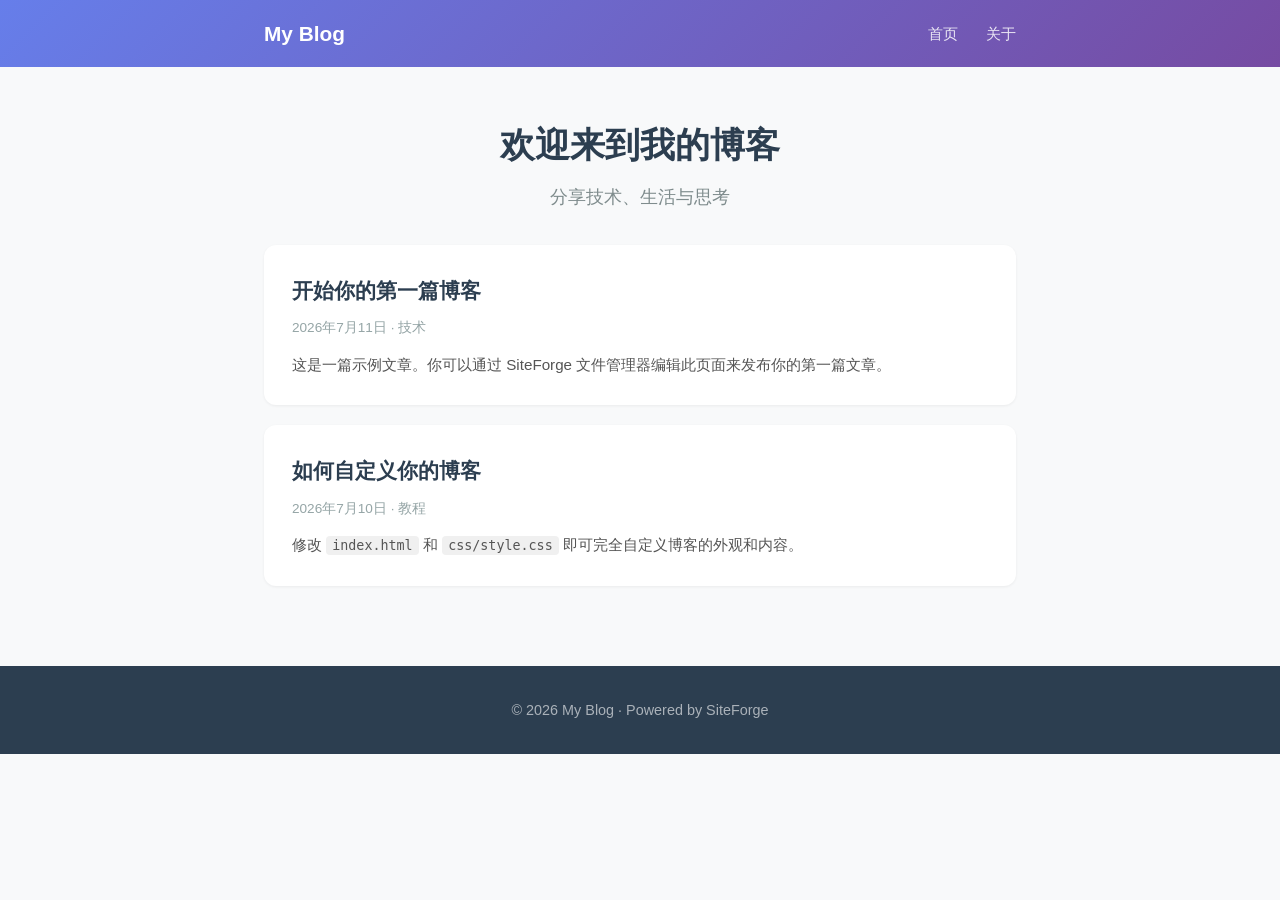
<file: templates/blog/index.html>
<!DOCTYPE html>
<html lang="zh-CN">
<head>
<meta charset="UTF-8">
<meta name="viewport" content="width=device-width, initial-scale=1.0">
<title>我的博客</title>
<link rel="stylesheet" href="css/style.css">
</head>
<body>
<nav class="navbar">
  <div class="container">
    <a href="/" class="brand">My Blog</a>
    <div class="nav-links">
      <a href="/">首页</a>
      <a href="about.html">关于</a>
    </div>
  </div>
</nav>
<main class="container">
  <header class="hero">
    <h1>欢迎来到我的博客</h1>
    <p>分享技术、生活与思考</p>
  </header>
  <div class="posts">
    <article class="post-card">
      <h2><a href="#">开始你的第一篇博客</a></h2>
      <div class="meta">2026年7月11日 · 技术</div>
      <p>这是一篇示例文章。你可以通过 SiteForge 文件管理器编辑此页面来发布你的第一篇文章。</p>
    </article>
    <article class="post-card">
      <h2><a href="#">如何自定义你的博客</a></h2>
      <div class="meta">2026年7月10日 · 教程</div>
      <p>修改 <code>index.html</code> 和 <code>css/style.css</code> 即可完全自定义博客的外观和内容。</p>
    </article>
  </div>
</main>
<footer>
  <div class="container"><p>&copy; 2026 My Blog · Powered by SiteForge</p></div>
</footer>
</body>
</html>
</file>
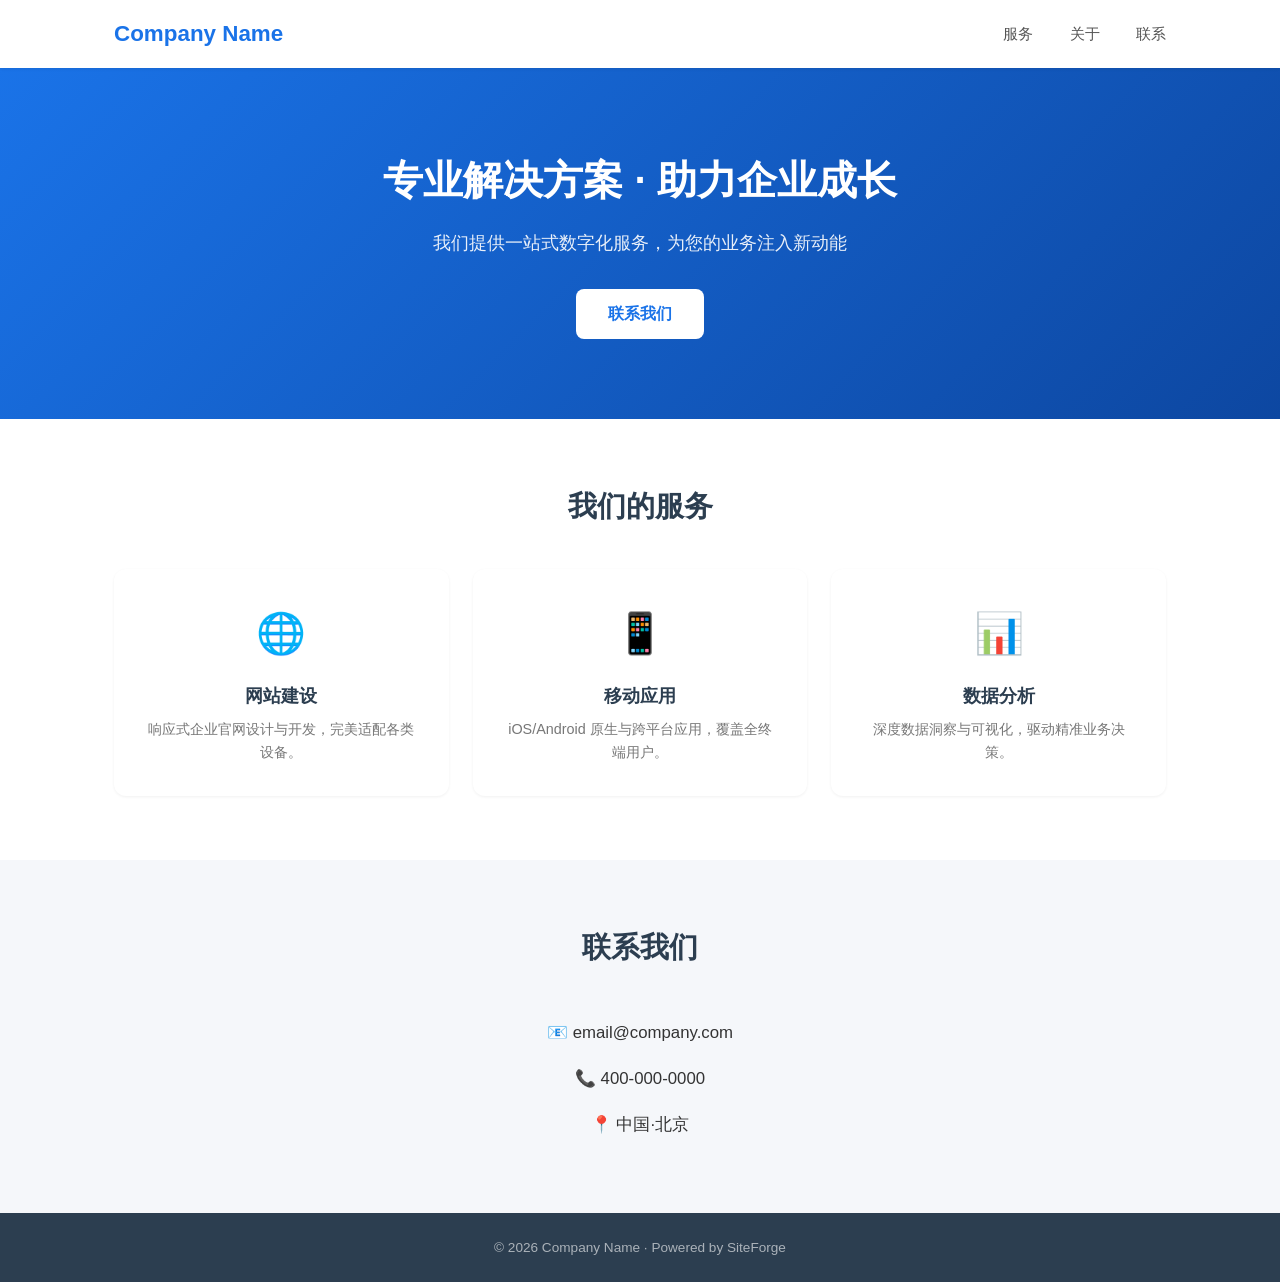
<file: templates/business/index.html>
<!DOCTYPE html>
<html lang="zh-CN">
<head>
<meta charset="UTF-8">
<meta name="viewport" content="width=device-width, initial-scale=1.0">
<title>企业官网</title>
<link rel="stylesheet" href="css/style.css">
</head>
<body>
<header class="header">
  <div class="container">
    <a href="/" class="logo">Company Name</a>
    <nav>
      <a href="#services">服务</a>
      <a href="#about">关于</a>
      <a href="#contact">联系</a>
    </nav>
  </div>
</header>
<section class="banner">
  <div class="container">
    <h1>专业解决方案 · 助力企业成长</h1>
    <p>我们提供一站式数字化服务，为您的业务注入新动能</p>
    <a href="#contact" class="btn">联系我们</a>
  </div>
</section>
<section id="services" class="section">
  <div class="container">
    <h2 class="section-title">我们的服务</h2>
    <div class="grid-3">
      <div class="card">
        <div class="card-icon">🌐</div>
        <h3>网站建设</h3>
        <p>响应式企业官网设计与开发，完美适配各类设备。</p>
      </div>
      <div class="card">
        <div class="card-icon">📱</div>
        <h3>移动应用</h3>
        <p>iOS/Android 原生与跨平台应用，覆盖全终端用户。</p>
      </div>
      <div class="card">
        <div class="card-icon">📊</div>
        <h3>数据分析</h3>
        <p>深度数据洞察与可视化，驱动精准业务决策。</p>
      </div>
    </div>
  </div>
</section>
<section id="contact" class="section section-dark">
  <div class="container">
    <h2 class="section-title">联系我们</h2>
    <div class="contact-info">
      <p>📧 email@company.com</p>
      <p>📞 400-000-0000</p>
      <p>📍 中国·北京</p>
    </div>
  </div>
</section>
<footer>
  <div class="container"><p>&copy; 2026 Company Name · Powered by SiteForge</p></div>
</footer>
</body>
</html>
</file>
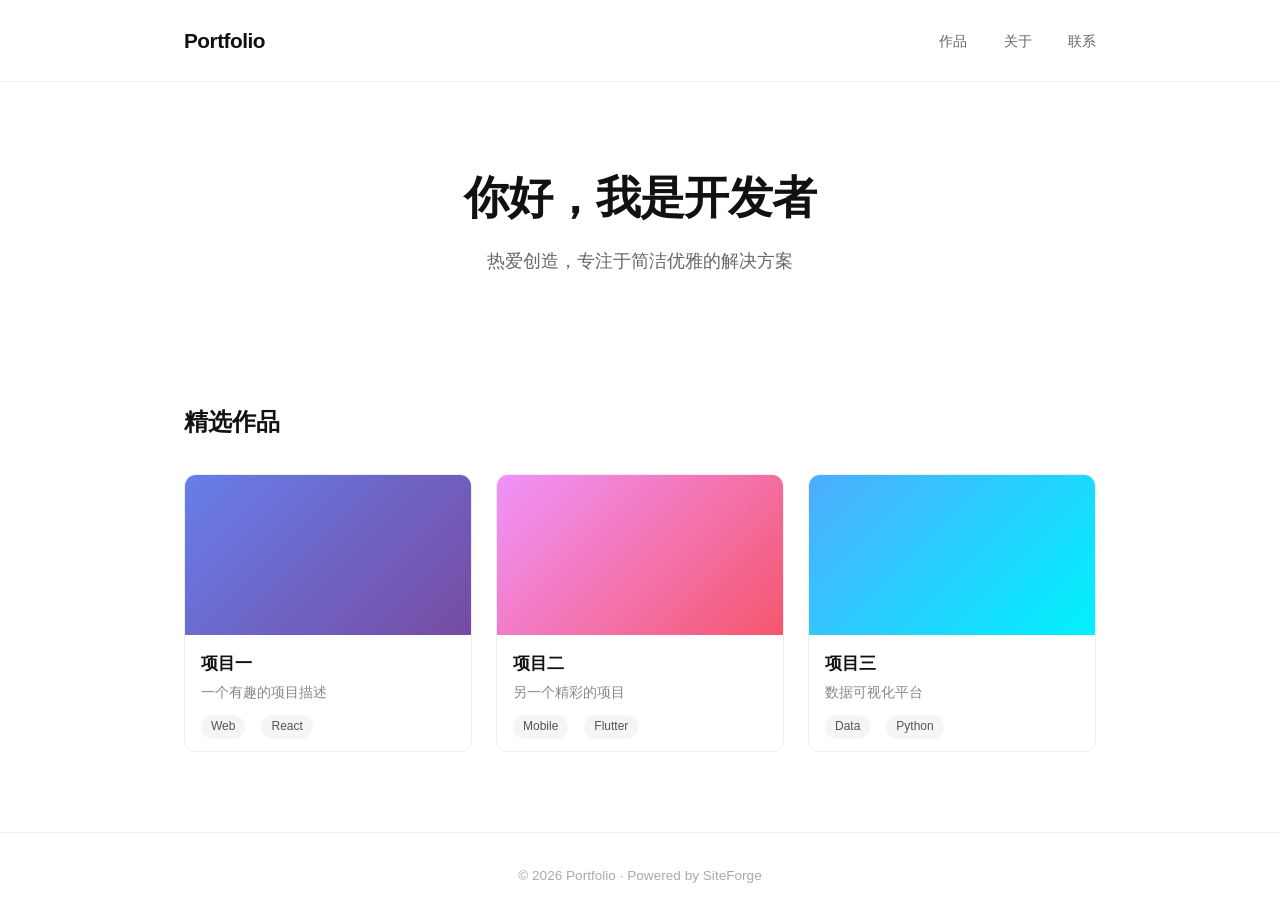
<file: templates/portfolio/index.html>
<!DOCTYPE html>
<html lang="zh-CN">
<head>
<meta charset="UTF-8">
<meta name="viewport" content="width=device-width, initial-scale=1.0">
<title>作品集</title>
<link rel="stylesheet" href="css/style.css">
</head>
<body>
<header class="header">
  <div class="container">
    <a href="/" class="logo">Portfolio</a>
    <nav>
      <a href="#work">作品</a>
      <a href="#about">关于</a>
      <a href="#contact">联系</a>
    </nav>
  </div>
</header>
<section class="intro">
  <div class="container">
    <h1>你好，我是开发者</h1>
    <p>热爱创造，专注于简洁优雅的解决方案</p>
  </div>
</section>
<section id="work" class="section">
  <div class="container">
    <h2 class="section-title">精选作品</h2>
    <div class="grid">
      <div class="work-card">
        <div class="work-preview" style="background:linear-gradient(135deg,#667eea,#764ba2)"></div>
        <h3>项目一</h3>
        <p>一个有趣的项目描述</p>
        <span class="tag">Web</span><span class="tag">React</span>
      </div>
      <div class="work-card">
        <div class="work-preview" style="background:linear-gradient(135deg,#f093fb,#f5576c)"></div>
        <h3>项目二</h3>
        <p>另一个精彩的项目</p>
        <span class="tag">Mobile</span><span class="tag">Flutter</span>
      </div>
      <div class="work-card">
        <div class="work-preview" style="background:linear-gradient(135deg,#4facfe,#00f2fe)"></div>
        <h3>项目三</h3>
        <p>数据可视化平台</p>
        <span class="tag">Data</span><span class="tag">Python</span>
      </div>
    </div>
  </div>
</section>
<footer>
  <div class="container"><p>&copy; 2026 Portfolio · Powered by SiteForge</p></div>
</footer>
</body>
</html>
</file>
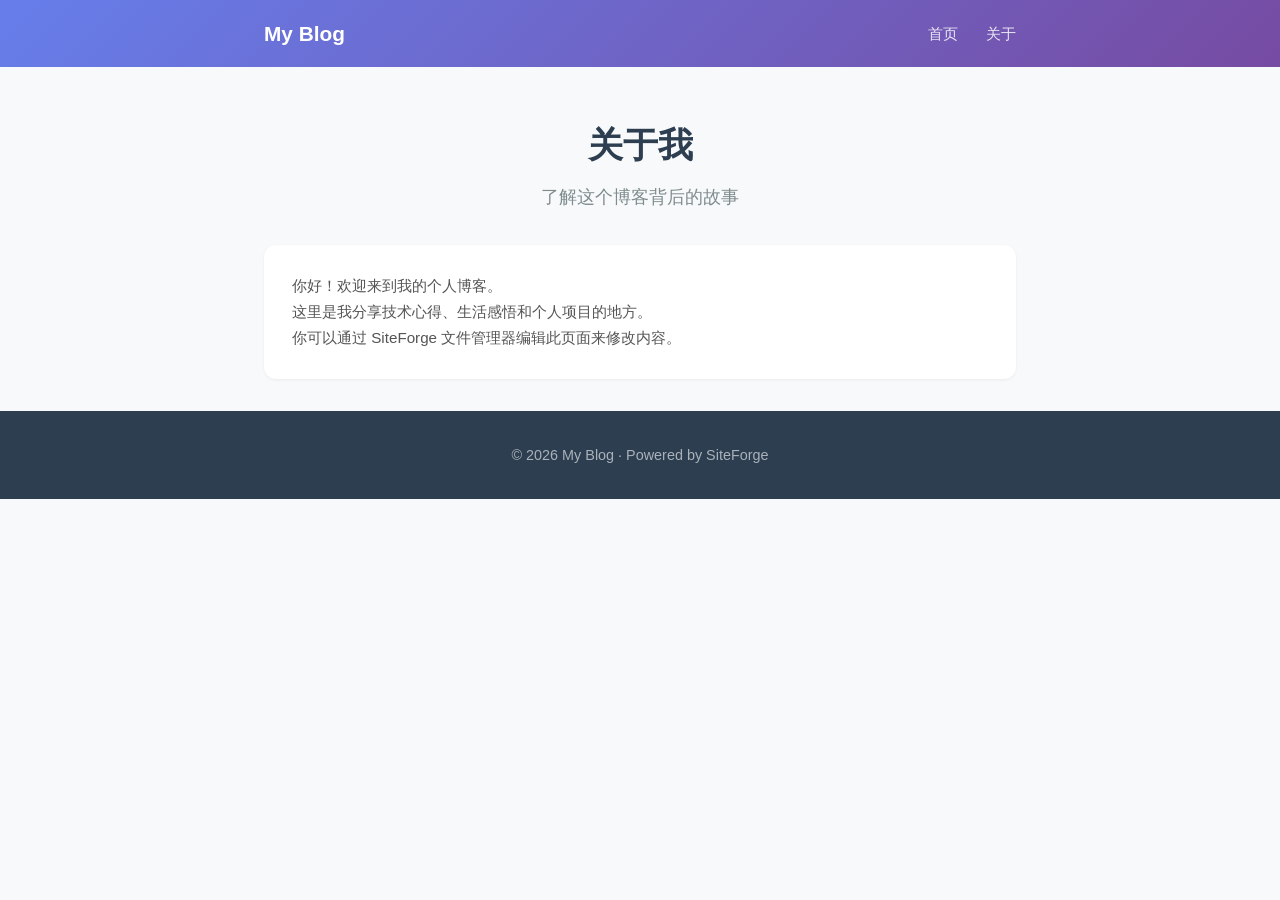
<file: templates/blog/about.html>
<!DOCTYPE html>
<html lang="zh-CN">
<head>
<meta charset="UTF-8">
<meta name="viewport" content="width=device-width, initial-scale=1.0">
<title>关于我 - My Blog</title>
<link rel="stylesheet" href="css/style.css">
</head>
<body>
<nav class="navbar">
  <div class="container">
    <a href="/" class="brand">My Blog</a>
    <div class="nav-links">
      <a href="/">首页</a>
      <a href="about.html">关于</a>
    </div>
  </div>
</nav>
<main class="container">
  <header class="hero">
    <h1>关于我</h1>
    <p>了解这个博客背后的故事</p>
  </header>
  <div class="post-card">
    <p>你好！欢迎来到我的个人博客。</p>
    <p>这里是我分享技术心得、生活感悟和个人项目的地方。</p>
    <p>你可以通过 SiteForge 文件管理器编辑此页面来修改内容。</p>
  </div>
</main>
<footer>
  <div class="container"><p>&copy; 2026 My Blog · Powered by SiteForge</p></div>
</footer>
</body>
</html>
</file>
<file: templates/blog/css/style.css>
* { margin:0; padding:0; box-sizing:border-box; }
body { font-family: -apple-system, BlinkMacSystemFont, "Segoe UI", Roboto, "PingFang SC", "Microsoft YaHei", sans-serif; background: #f8f9fa; color: #333; line-height: 1.7; }
.container { max-width: 800px; margin: 0 auto; padding: 0 1.5rem; }
.navbar { background: linear-gradient(135deg, #667eea, #764ba2); padding: 1rem 0; position: sticky; top: 0; z-index: 100; }
.navbar .container { display: flex; align-items: center; justify-content: space-between; }
.brand { color: #fff; font-size: 1.3rem; font-weight: 700; text-decoration: none; }
.nav-links a { color: rgba(255,255,255,0.85); text-decoration: none; margin-left: 1.5rem; font-size: 0.95rem; transition: color .2s; }
.nav-links a:hover { color: #fff; }
.hero { text-align: center; padding: 3rem 0 2rem; }
.hero h1 { font-size: 2.2rem; color: #2c3e50; margin-bottom: .5rem; }
.hero p { color: #7f8c8d; font-size: 1.1rem; }
.posts { display: flex; flex-direction: column; gap: 1.25rem; padding-bottom: 3rem; }
.post-card { background: #fff; border-radius: 12px; padding: 1.75rem; box-shadow: 0 1px 3px rgba(0,0,0,.06); transition: transform .2s, box-shadow .2s; }
.post-card:hover { transform: translateY(-2px); box-shadow: 0 8px 25px rgba(0,0,0,.08); }
.post-card h2 { font-size: 1.3rem; margin-bottom: .5rem; }
.post-card h2 a { color: #2c3e50; text-decoration: none; }
.post-card h2 a:hover { color: #667eea; }
.post-card .meta { font-size: .85rem; color: #95a5a6; margin-bottom: .75rem; }
.post-card p { color: #555; font-size: .95rem; }
code { background: #f0f0f0; padding: 2px 6px; border-radius: 4px; font-size: .88em; }
footer { background: #2c3e50; color: rgba(255,255,255,.6); padding: 2rem 0; text-align: center; font-size: .9rem; margin-top: 2rem; }
@media (max-width: 600px) { .hero h1 { font-size: 1.6rem; } .post-card { padding: 1.25rem; } }
</file>
<file: templates/business/css/style.css>
* { margin:0; padding:0; box-sizing:border-box; }
body { font-family: -apple-system, BlinkMacSystemFont, "Segoe UI", Roboto, "PingFang SC", "Microsoft YaHei", sans-serif; color: #333; line-height: 1.6; }
.container { max-width: 1100px; margin: 0 auto; padding: 0 1.5rem; }
.header { background: #fff; box-shadow: 0 1px 3px rgba(0,0,0,.08); position: sticky; top: 0; z-index: 100; }
.header .container { display: flex; align-items: center; justify-content: space-between; padding-top: 1rem; padding-bottom: 1rem; }
.logo { font-size: 1.4rem; font-weight: 700; color: #1a73e8; text-decoration: none; }
nav a { color: #555; text-decoration: none; margin-left: 2rem; font-size: .95rem; transition: .2s; }
nav a:hover { color: #1a73e8; }
.banner { background: linear-gradient(135deg, #1a73e8, #0d47a1); color: #fff; padding: 5rem 0; text-align: center; }
.banner h1 { font-size: 2.5rem; margin-bottom: 1rem; font-weight: 700; }
.banner p { font-size: 1.15rem; opacity: .9; margin-bottom: 2rem; }
.btn { display: inline-block; padding: .75rem 2rem; border-radius: 8px; text-decoration: none; font-weight: 600; transition: .2s; }
.banner .btn { background: #fff; color: #1a73e8; }
.banner .btn:hover { transform: translateY(-2px); box-shadow: 0 6px 20px rgba(0,0,0,.15); }
.section { padding: 4rem 0; }
.section-dark { background: #f5f7fa; }
.section-title { text-align: center; font-size: 1.8rem; margin-bottom: 2.5rem; color: #2c3e50; }
.grid-3 { display: grid; grid-template-columns: repeat(3, 1fr); gap: 1.5rem; }
.card { background: #fff; padding: 2rem; border-radius: 12px; text-align: center; box-shadow: 0 1px 3px rgba(0,0,0,.06); transition: .2s; }
.card:hover { transform: translateY(-4px); box-shadow: 0 12px 30px rgba(0,0,0,.08); }
.card-icon { font-size: 2.5rem; margin-bottom: 1rem; }
.card h3 { font-size: 1.15rem; margin-bottom: .5rem; color: #2c3e50; }
.card p { color: #777; font-size: .9rem; }
.contact-info { max-width: 400px; margin: 0 auto; }
.contact-info p { text-align: center; padding: .6rem 0; font-size: 1.05rem; }
footer { background: #2c3e50; color: rgba(255,255,255,.6); padding: 1.5rem 0; text-align: center; font-size: .85rem; }
@media (max-width: 768px) { .grid-3 { grid-template-columns: 1fr; } .banner h1 { font-size: 1.8rem; } }
</file>
<file: templates/portfolio/css/style.css>
* { margin:0; padding:0; box-sizing:border-box; }
body { font-family: -apple-system, BlinkMacSystemFont, "Segoe UI", Roboto, "PingFang SC", "Microsoft YaHei", sans-serif; background: #fff; color: #111; line-height: 1.6; }
.container { max-width: 960px; margin: 0 auto; padding: 0 1.5rem; }
.header { padding: 1.5rem 0; border-bottom: 1px solid #eee; }
.header .container { display: flex; align-items: center; justify-content: space-between; }
.logo { font-size: 1.3rem; font-weight: 700; color: #111; text-decoration: none; letter-spacing: -0.5px; }
nav a { color: #666; text-decoration: none; margin-left: 2rem; font-size: .9rem; transition: .2s; }
nav a:hover { color: #111; }
.intro { padding: 5rem 0; text-align: center; }
.intro h1 { font-size: 2.8rem; font-weight: 700; letter-spacing: -1px; margin-bottom: .75rem; }
.intro p { font-size: 1.15rem; color: #666; }
.section { padding: 3rem 0 5rem; }
.section-title { font-size: 1.5rem; margin-bottom: 2rem; }
.grid { display: grid; grid-template-columns: repeat(3, 1fr); gap: 1.5rem; }
.work-card { border: 1px solid #eee; border-radius: 12px; overflow: hidden; transition: .2s; }
.work-card:hover { border-color: #ccc; }
.work-preview { height: 160px; }
.work-card h3 { padding: 1rem 1rem .25rem; font-size: 1.05rem; }
.work-card p { padding: 0 1rem; color: #888; font-size: .85rem; }
.tag { display: inline-block; margin: .75rem 0 .75rem 1rem; padding: 2px 10px; background: #f5f5f5; border-radius: 100px; font-size: .75rem; color: #555; }
footer { border-top: 1px solid #eee; padding: 2rem 0; text-align: center; color: #aaa; font-size: .85rem; }
@media (max-width: 768px) { .grid { grid-template-columns: 1fr; } .intro h1 { font-size: 2rem; } }
</file>
